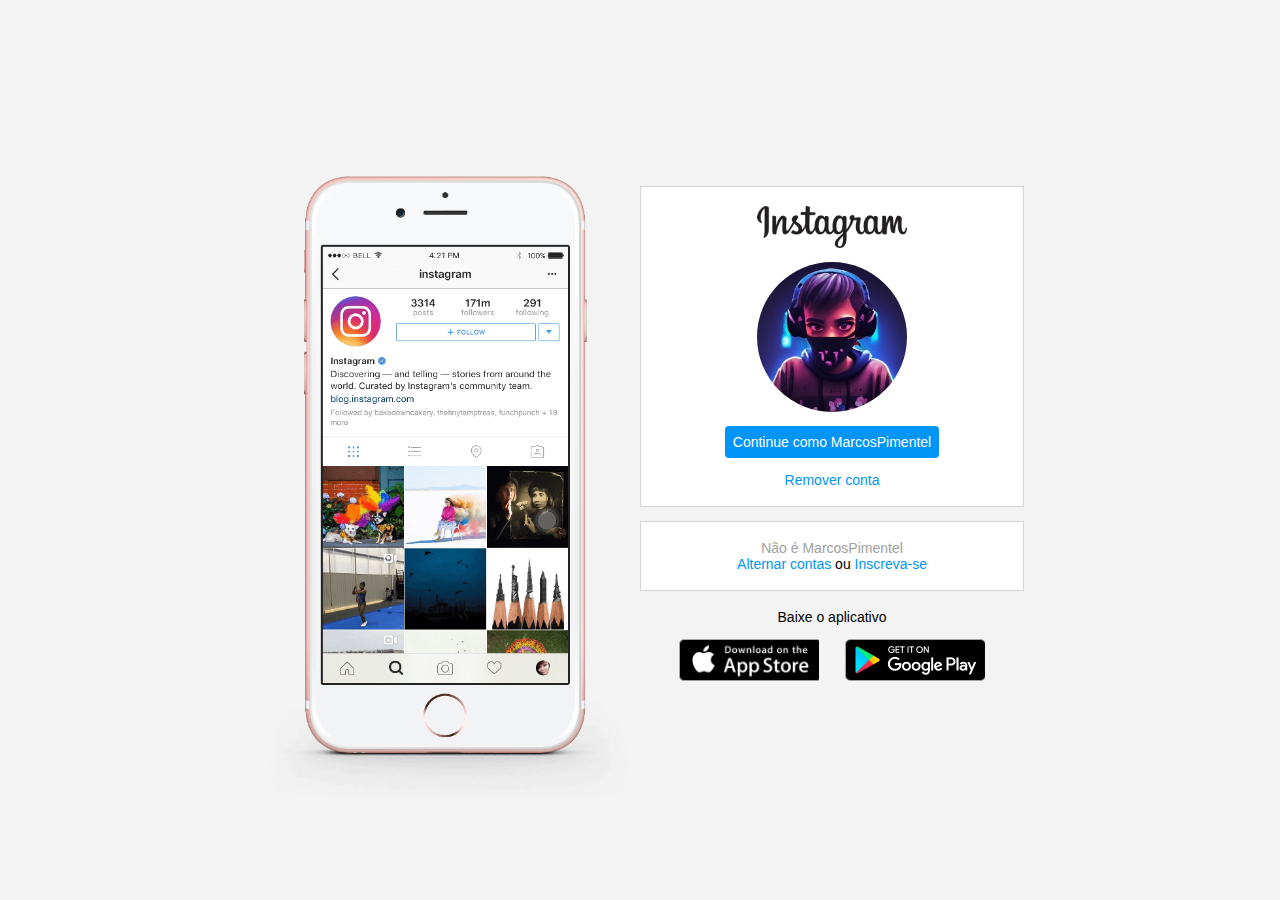
<file: 03-projeto-copiainstagram/index.html>
<!DOCTYPE html>
<html lang="en">
<head>
    <meta charset="UTF-8">
    <meta name="viewport" content="width=device-width, initial-scale=1.0">
    <title>Document</title>
    <link rel="stylesheet" href="style.css">
</head>
<body>
    <div class="instagram-wrapper">
        <div class="instagram-phone">
            <img src="./img/instagram-celular.png" alt="celular">            
        </div>
        <div class="instagram-continue">
            <div class="group">
                <img src="./img/instagram-logo.png" class="instagram-logo" alt="instagram-logo">
                <div class="profile-photo">
                    <img src="./img/foto-perfil.png" class="foto-perfil" alt="foto-perfil">
                </div>
                <a href="#" class="instagram-login"> Continue como MarcosPimentel</a>
                <a href="#" class="instagram-logout"> Remover conta</a>
            </div>
            <div class="group">
                <div class="not-account">Não é MarcosPimentel</div>
                <p class="notaccout">
                    <span class="link-blue">Alternar contas</span>
                    ou
                    <span class="link-blue">Inscreva-se</span>
                </p>
            </div>
            <div class="get-the-app">
                <p class="get-app">Baixe o aplicativo</p>
                <div class="download">
                    <a href="#" class="app-download"></a>
                    <a href="#" class="app-download"></a>
                </div>
            </div>
        </div>
    </div>
</body>
</html>
</file>
<file: 03-projeto-copiainstagram/style.css>
*{
    padding: 0;
    margin: 0;
    box-sizing: border-box;
    text-decoration: none;
    font-family: sans-serif;
    font-size: 14px;
}

body{
    width: 100%;
    min-height: 100vh;
    background-color: rgb(243, 243, 243);
    margin: 0;
    padding: 0;
    display: flex;
    justify-content: center;
}

/* mudança de tamanho foto de perfil */
.foto-perfil{
    width: 150px;
}

.instagram-wrapper{
    display: flex;
    align-items: center;
    justify-content: start;
    width: 60%;
    height: 100vh;
}

.instagram-phone{
    display: flex;
    align-items: center;
    justify-content: center;
    width: 50%;
}

.instagram-phone img{
    width: 50rem;
}

.instagram-continue{
    display: flex;
    align-items: center;
    justify-content: space-around;
    flex-direction: column;
    width: 50%;
    min-height: 34rem;
}

.group{
    display: flex;
    justify-content: space-between;
    align-items: center;
    flex-direction: column;
    background-color: #fff;
    width: 100%;
    padding: 1.3rem 0;
    border: 1px solid lightgray;
}

.group:nth-child(1){
    min-height: 19rem;
    margin-bottom: 1rem;
}

.instagram-logo{
    height: 3rem;
}

.profile-photo{
    display: flex;
    justify-content: center;
    align-items: center;
    border-radius: 50%;
    overflow: hidden;
    margin-top: 1rem;
}

.instagram-login{
    background-color: #0095f6;
    color: #fff;
    padding: 8px;
    border-radius: 4px;
    margin-top: 1rem;
}

.instagram-logout{
    color: #0095f6;
    margin-top: 1rem;
}

.not-account{
    color: rgb(160, 160, 160);
}

.link-blue{
    color: #0095f6;
}

.get-the-app{
    display: flex;
    flex-direction: column;
    align-items: center;
    justify-content: center;
    width: 100%;
    padding: 1.3rem 0;
}

.download{
    display: flex;
    width: 100%;
    justify-content: space-evenly;
    align-items: center;
    padding: 1rem;
}

.app-download{
    height: 3rem;
    width: 10rem;
    background-size: cover;
}

.app-download:nth-child(1){
    background-image: url(./img/apple-button.png);
}

.app-download:nth-child(2){
    background-image: url(./img/googleplay-button.png);
}

/*  media queries */

@media (max-width: 1024px){
    .instagram-wrapper{
        width: 90%;
    }
}

@media (max-width: 650px){
    .instagram-wrapper{
        width: 90%;
    }

    .instagram-phone{
        display: none;
    }

    .instagram-continue{
        width: 100%;
    }
}
</file>
